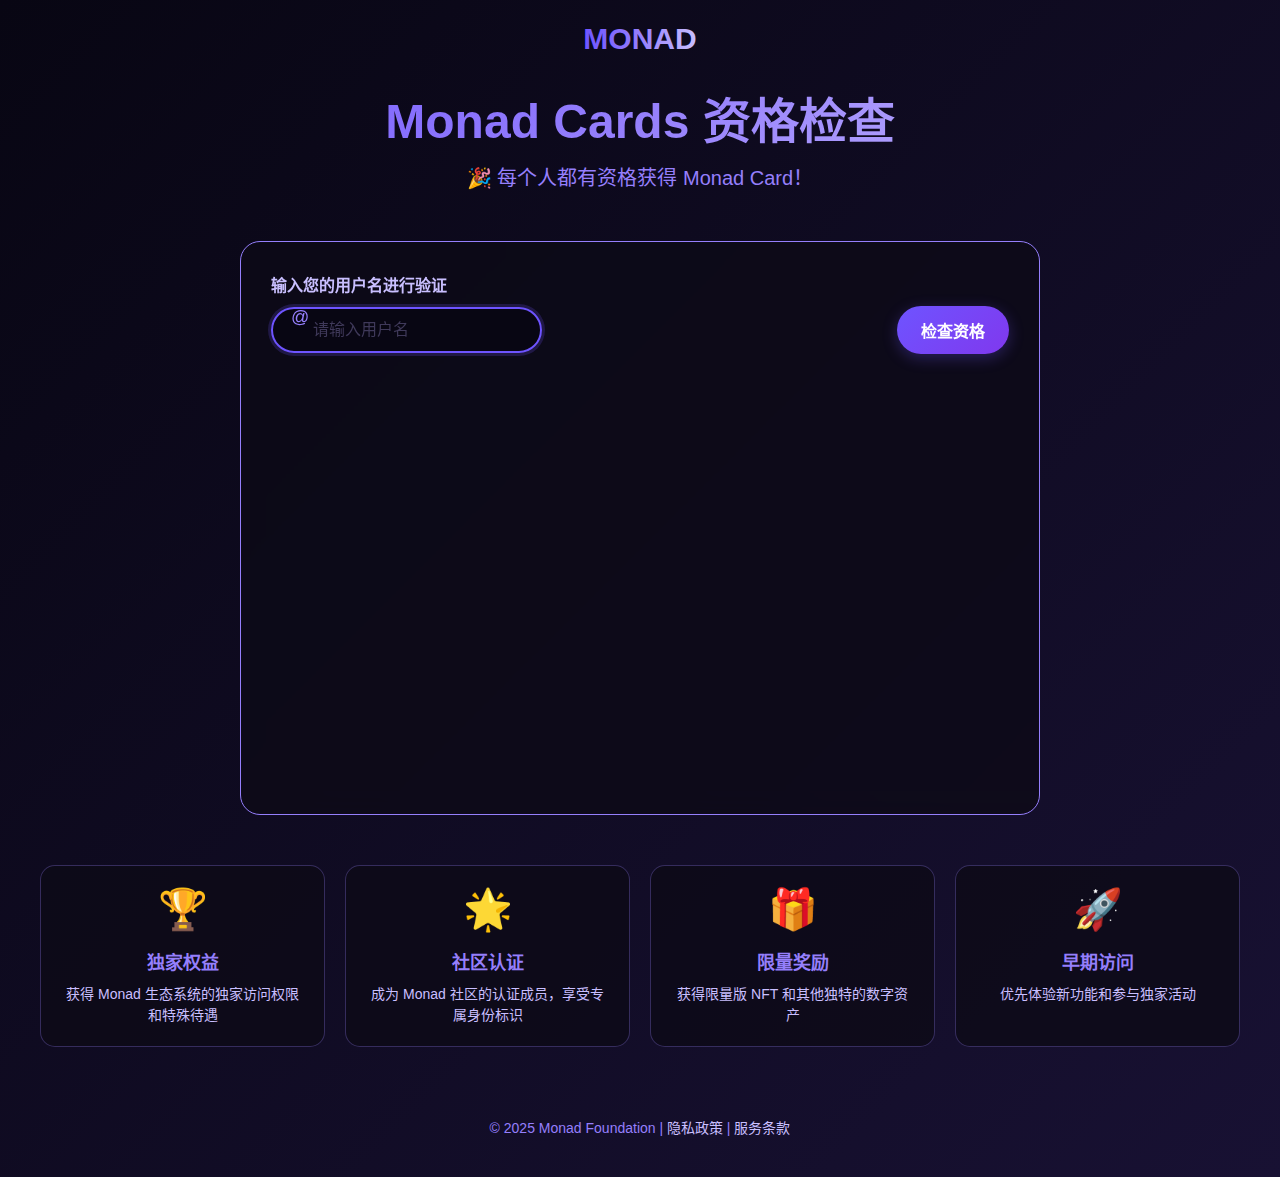
<file: index.html>
<!DOCTYPE html>
<html lang="zh-CN">
<head>
    <meta charset="UTF-8">
    <meta name="viewport" content="width=device-width, initial-scale=1.0">
    <title>Monad Cards - 资格检查</title>
    <link rel="stylesheet" href="qualification-card.css">
    <style>
        * {
            margin: 0;
            padding: 0;
            box-sizing: border-box;
        }
        
        body {
            background: linear-gradient(135deg, #080613 0%, #181133 100%);
            min-height: 100vh;
            font-family: -apple-system, BlinkMacSystemFont, 'Segoe UI', Roboto, 'Helvetica Neue', Arial, sans-serif;
            color: #C9BFFF;
            display: flex;
            flex-direction: column;
            align-items: center;
            padding: 20px;
        }
        
        .container {
            width: 100%;
            max-width: 1200px;
            margin: 0 auto;
        }
        
        .header {
            text-align: center;
            margin-bottom: 50px;
            animation: fade-in-down 0.8s ease-out;
        }
        
        @keyframes fade-in-down {
            0% {
                opacity: 0;
                transform: translateY(-20px);
            }
            100% {
                opacity: 1;
                transform: translateY(0);
            }
        }
        
        .logo {
            width: 150px;
            height: auto;
            margin-bottom: 20px;
        }
        
        h1 {
            font-size: 48px;
            font-weight: 700;
            background: linear-gradient(135deg, #6e54ff 0%, #957FFC 50%, #C9BFFF 100%);
            -webkit-background-clip: text;
            -webkit-text-fill-color: transparent;
            background-clip: text;
            margin-bottom: 10px;
        }
        
        .subtitle {
            font-size: 20px;
            color: #957FFC;
            margin-bottom: 30px;
        }
        
        .input-section {
            background: rgba(13, 10, 23, 0.8);
            border: 1px solid #957FFC;
            border-radius: 20px;
            padding: 30px;
            margin-bottom: 30px;
            backdrop-filter: blur(10px);
            animation: fade-in-up 0.8s ease-out 0.2s both;
        }
        
        @keyframes fade-in-up {
            0% {
                opacity: 0;
                transform: translateY(20px);
            }
            100% {
                opacity: 1;
                transform: translateY(0);
            }
        }
        
        .input-label {
            display: block;
            color: #C9BFFF;
            font-size: 16px;
            margin-bottom: 10px;
            font-weight: 600;
        }
        
        .input-wrapper {
            display: flex;
            gap: 15px;
            align-items: center;
            flex-wrap: wrap;
        }
        
        #twitter-username {
            flex: 1;
            min-width: 250px;
            background: rgba(8, 6, 19, 0.8);
            border: 2px solid #292046;
            border-radius: 25px;
            color: #C9BFFF;
            padding: 12px 20px;
            font-size: 16px;
            transition: all 0.3s ease;
        }
        
        #twitter-username::placeholder {
            color: #3f395a;
        }
        
        #twitter-username:focus {
            outline: none;
            border-color: #6e54ff;
            box-shadow: 0 0 0 3px rgba(110, 84, 255, 0.2);
        }
        
        .at-symbol {
            position: absolute;
            left: 20px;
            color: #957FFC;
            font-size: 18px;
            pointer-events: none;
        }
        
        .features {
            display: grid;
            grid-template-columns: repeat(auto-fit, minmax(250px, 1fr));
            gap: 20px;
            margin-top: 50px;
            animation: fade-in 1s ease-out 0.6s both;
        }
        
        @keyframes fade-in {
            0% {
                opacity: 0;
            }
            100% {
                opacity: 1;
            }
        }
        
        .feature-card {
            background: rgba(13, 10, 23, 0.8);
            border: 1px solid rgba(149, 127, 252, 0.3);
            border-radius: 15px;
            padding: 20px;
            text-align: center;
            transition: all 0.3s ease;
        }
        
        .feature-card:hover {
            transform: translateY(-5px);
            border-color: #957FFC;
            box-shadow: 0 10px 30px rgba(110, 84, 255, 0.2);
        }
        
        .feature-icon {
            font-size: 40px;
            margin-bottom: 15px;
        }
        
        .feature-title {
            color: #957FFC;
            font-size: 18px;
            font-weight: 600;
            margin-bottom: 10px;
        }
        
        .feature-description {
            color: #C9BFFF;
            font-size: 14px;
            line-height: 1.5;
        }
        
        .footer {
            text-align: center;
            margin-top: 50px;
            padding: 20px;
            color: #957FFC;
            font-size: 14px;
        }
        
        .footer a {
            color: #C9BFFF;
            text-decoration: none;
            transition: color 0.3s ease;
        }
        
        .footer a:hover {
            color: #6e54ff;
        }
    </style>
</head>
<body>
    <div class="container">
        <div class="header">
            <svg class="logo" viewBox="0 0 200 50" xmlns="http://www.w3.org/2000/svg">
                <text x="50%" y="50%" text-anchor="middle" dy=".35em" fill="url(#gradient)" font-size="40" font-weight="bold">MONAD</text>
                <defs>
                    <linearGradient id="gradient" x1="0%" y1="0%" x2="100%" y2="0%">
                        <stop offset="0%" style="stop-color:#6e54ff;stop-opacity:1" />
                        <stop offset="50%" style="stop-color:#957FFC;stop-opacity:1" />
                        <stop offset="100%" style="stop-color:#C9BFFF;stop-opacity:1" />
                    </linearGradient>
                </defs>
            </svg>
            <h1>Monad Cards 资格检查</h1>
            <p class="subtitle">🎉 每个人都有资格获得 Monad Card！</p>
        </div>
        
        <div class="input-section check-eligibility-section">
            <label class="input-label" for="twitter-username">输入您的用户名进行验证</label>
            <div class="input-wrapper">
                <div style="position: relative; flex: 1; min-width: 250px;">
                    <span class="at-symbol">@</span>
                    <input 
                        type="text" 
                        id="twitter-username" 
                        placeholder="请输入用户名" 
                        style="padding-left: 40px;"
                    />
                </div>
                <button class="check-button" onclick="checkQualification()">
                    检查资格
                </button>
            </div>
            <div id="result-container" class="result-container"></div>
        </div>
        
        <div class="features">
            <div class="feature-card">
                <div class="feature-icon">🏆</div>
                <div class="feature-title">独家权益</div>
                <div class="feature-description">获得 Monad 生态系统的独家访问权限和特殊待遇</div>
            </div>
            <div class="feature-card">
                <div class="feature-icon">🌟</div>
                <div class="feature-title">社区认证</div>
                <div class="feature-description">成为 Monad 社区的认证成员，享受专属身份标识</div>
            </div>
            <div class="feature-card">
                <div class="feature-icon">🎁</div>
                <div class="feature-title">限量奖励</div>
                <div class="feature-description">获得限量版 NFT 和其他独特的数字资产</div>
            </div>
            <div class="feature-card">
                <div class="feature-icon">🚀</div>
                <div class="feature-title">早期访问</div>
                <div class="feature-description">优先体验新功能和参与独家活动</div>
            </div>
        </div>
        
        <div class="footer">
            <p>© 2025 Monad Foundation | <a href="#">隐私政策</a> | <a href="#">服务条款</a></p>
        </div>
    </div>
    
    <script>
        // 检查资格函数 - 始终返回有资格
        function checkQualification() {
            const inputField = document.getElementById('twitter-username');
            const username = inputField.value.trim() || '尊贵的用户';
            const container = document.getElementById('result-container');
            
            // 清空之前的结果
            container.innerHTML = '';
            
            // 创建资格卡片
            const card = createQualificationCard(username);
            container.appendChild(card);
            
            // 添加显示动画
            setTimeout(() => {
                card.classList.add('show');
            }, 100);
        }
        
        // 创建资格卡片
        function createQualificationCard(username) {
            const card = document.createElement('div');
            card.className = 'qualification-card';
            
            card.innerHTML = `
                <div class="card-header">
                    <div class="card-glow"></div>
                    <div class="card-border"></div>
                    <div class="card-content">
                        <div class="status-badge">
                            <svg class="check-icon" xmlns="http://www.w3.org/2000/svg" width="24" height="24" viewBox="0 0 24 24" fill="none" stroke="currentColor" stroke-width="2" stroke-linecap="round" stroke-linejoin="round">
                                <path d="M20 6 9 17l-5-5"></path>
                            </svg>
                            <span>有资格</span>
                        </div>
                        
                        <div class="user-info">
                            <h3 class="username">@${username}</h3>
                            <p class="congrats-message">🎉 恭喜！您有资格获得 Monad Card</p>
                        </div>
                        
                        <div class="card-details">
                            <div class="detail-item">
                                <span class="detail-label">状态</span>
                                <span class="detail-value qualified">已通过验证 ✓</span>
                            </div>
                            <div class="detail-item">
                                <span class="detail-label">Wave</span>
                                <span class="detail-value">第一波优先</span>
                            </div>
                            <div class="detail-item">
                                <span class="detail-label">权益等级</span>
                                <span class="detail-value">钻石级</span>
                            </div>
                        </div>
                        
                        <div class="action-buttons">
                            <button class="claim-button primary" onclick="alert('🎉 恭喜！您的 Monad Card 正在准备中...')">
                                <svg width="20" height="20" viewBox="0 0 24 24" fill="none" xmlns="http://www.w3.org/2000/svg">
                                    <path d="M12 2L2 7v10c0 5.55 3.84 10.74 9 12 5.16-1.26 9-6.45 9-12V7l-10-5z" stroke="currentColor" stroke-width="2" stroke-linecap="round" stroke-linejoin="round"/>
                                </svg>
                                立即领取
                            </button>
                            <button class="share-button" onclick="alert('分享功能即将推出！')">
                                <svg width="20" height="20" viewBox="0 0 24 24" fill="none" xmlns="http://www.w3.org/2000/svg">
                                    <path d="M18 8a3 3 0 100-6 3 3 0 000 6zM6 15a3 3 0 100-6 3 3 0 000 6zM18 22a3 3 0 100-6 3 3 0 000 6zM8.59 13.51l6.83 3.98M15.41 6.51l-6.82 3.98" stroke="currentColor" stroke-width="2" stroke-linecap="round" stroke-linejoin="round"/>
                                </svg>
                                分享喜讯
                            </button>
                        </div>
                        
                        <div class="card-footer">
                            <p class="footer-text">✨ 您是被选中的特殊成员之一 ✨</p>
                            <div class="sparkles">
                                <span class="sparkle">✦</span>
                                <span class="sparkle">✦</span>
                                <span class="sparkle">✦</span>
                            </div>
                        </div>
                    </div>
                </div>
            `;
            
            return card;
        }
        
        // 绑定回车键事件
        document.getElementById('twitter-username').addEventListener('keypress', function(e) {
            if (e.key === 'Enter') {
                checkQualification();
            }
        });
        
        // 页面加载时的欢迎动画
        window.addEventListener('load', function() {
            const inputField = document.getElementById('twitter-username');
            inputField.focus();
        });
    </script>
</body>
</html>
</file>
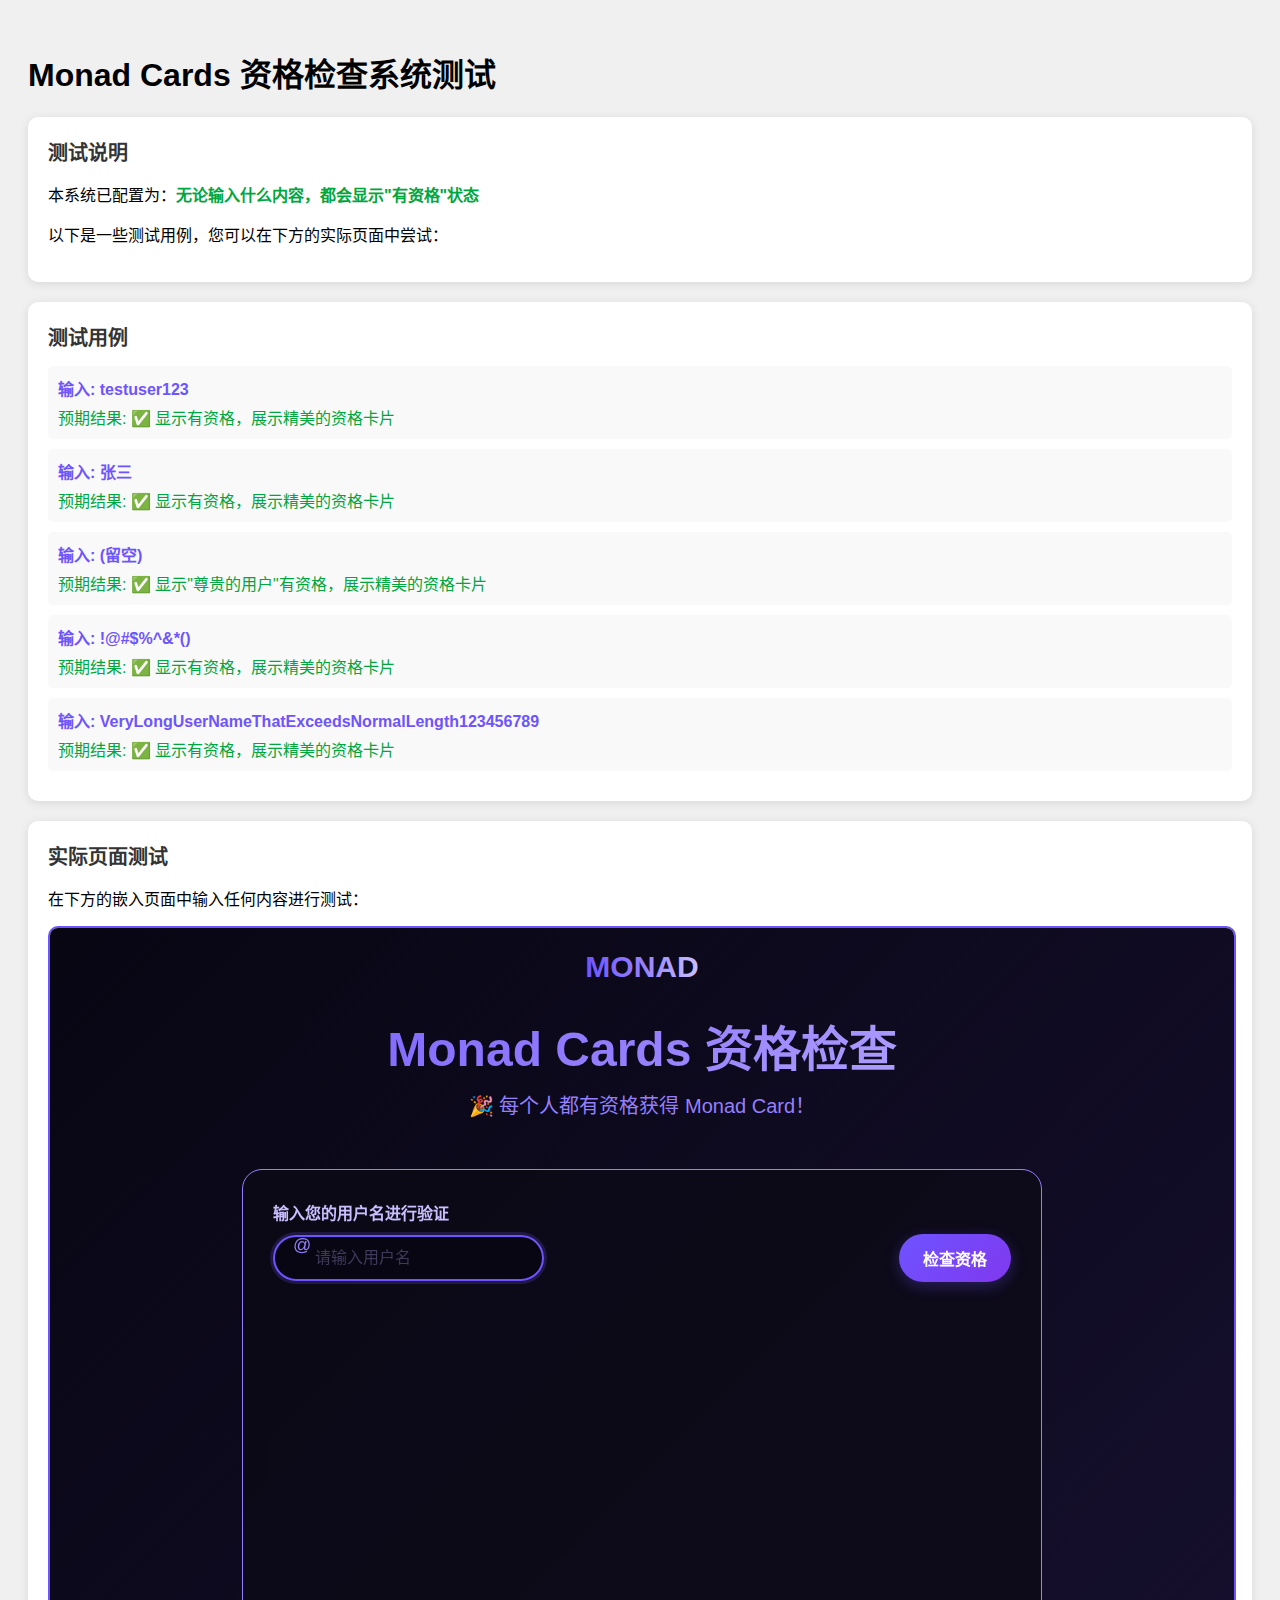
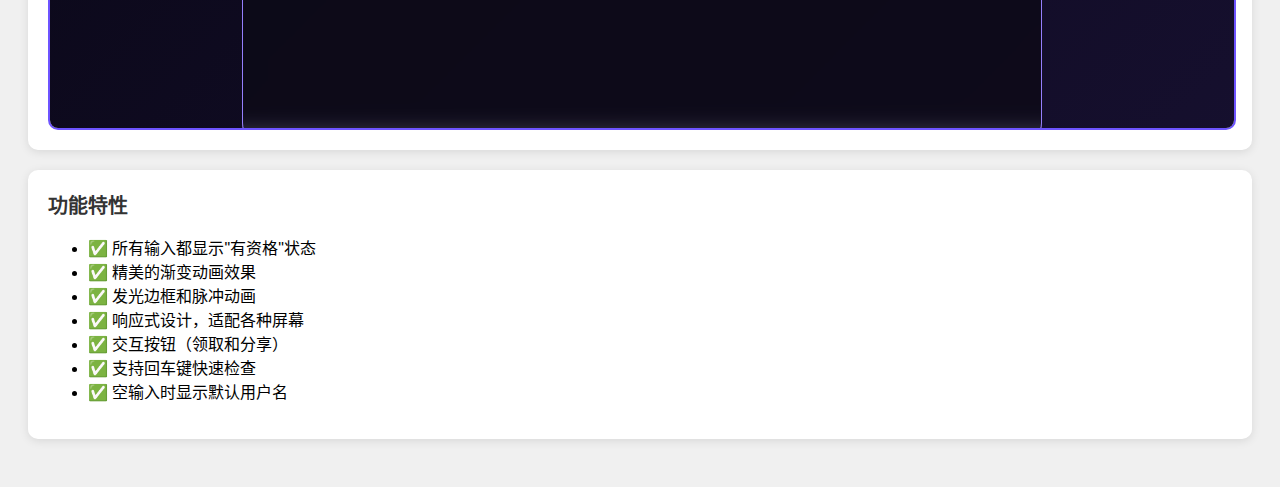
<file: test.html>
<!DOCTYPE html>
<html lang="zh-CN">
<head>
    <meta charset="UTF-8">
    <meta name="viewport" content="width=device-width, initial-scale=1.0">
    <title>测试 - Monad Cards 资格检查</title>
    <style>
        body {
            font-family: Arial, sans-serif;
            padding: 20px;
            background: #f0f0f0;
        }
        .test-section {
            background: white;
            padding: 20px;
            margin: 20px 0;
            border-radius: 10px;
            box-shadow: 0 2px 10px rgba(0,0,0,0.1);
        }
        .test-title {
            font-size: 20px;
            font-weight: bold;
            margin-bottom: 15px;
            color: #333;
        }
        .test-case {
            margin: 10px 0;
            padding: 10px;
            background: #f9f9f9;
            border-radius: 5px;
        }
        .test-input {
            font-weight: bold;
            color: #6e54ff;
        }
        .test-result {
            color: #00A63E;
            margin-top: 5px;
        }
        .iframe-container {
            width: 100%;
            height: 800px;
            border: 2px solid #6e54ff;
            border-radius: 10px;
            overflow: hidden;
        }
        iframe {
            width: 100%;
            height: 100%;
            border: none;
        }
        .success {
            color: #00A63E;
            font-weight: bold;
        }
    </style>
</head>
<body>
    <h1>Monad Cards 资格检查系统测试</h1>
    
    <div class="test-section">
        <div class="test-title">测试说明</div>
        <p>本系统已配置为：<strong class="success">无论输入什么内容，都会显示"有资格"状态</strong></p>
        <p>以下是一些测试用例，您可以在下方的实际页面中尝试：</p>
    </div>
    
    <div class="test-section">
        <div class="test-title">测试用例</div>
        
        <div class="test-case">
            <div class="test-input">输入: testuser123</div>
            <div class="test-result">预期结果: ✅ 显示有资格，展示精美的资格卡片</div>
        </div>
        
        <div class="test-case">
            <div class="test-input">输入: 张三</div>
            <div class="test-result">预期结果: ✅ 显示有资格，展示精美的资格卡片</div>
        </div>
        
        <div class="test-case">
            <div class="test-input">输入: (留空)</div>
            <div class="test-result">预期结果: ✅ 显示"尊贵的用户"有资格，展示精美的资格卡片</div>
        </div>
        
        <div class="test-case">
            <div class="test-input">输入: !@#$%^&*()</div>
            <div class="test-result">预期结果: ✅ 显示有资格，展示精美的资格卡片</div>
        </div>
        
        <div class="test-case">
            <div class="test-input">输入: VeryLongUserNameThatExceedsNormalLength123456789</div>
            <div class="test-result">预期结果: ✅ 显示有资格，展示精美的资格卡片</div>
        </div>
    </div>
    
    <div class="test-section">
        <div class="test-title">实际页面测试</div>
        <p>在下方的嵌入页面中输入任何内容进行测试：</p>
        <div class="iframe-container">
            <iframe src="index.html"></iframe>
        </div>
    </div>
    
    <div class="test-section">
        <div class="test-title">功能特性</div>
        <ul>
            <li>✅ 所有输入都显示"有资格"状态</li>
            <li>✅ 精美的渐变动画效果</li>
            <li>✅ 发光边框和脉冲动画</li>
            <li>✅ 响应式设计，适配各种屏幕</li>
            <li>✅ 交互按钮（领取和分享）</li>
            <li>✅ 支持回车键快速检查</li>
            <li>✅ 空输入时显示默认用户名</li>
        </ul>
    </div>
    
    <script>
        console.log('测试页面加载完成');
        console.log('系统配置：所有输入都会显示有资格状态');
    </script>
</body>
</html>
</file>
<file: qualification-card.css>
/* 资格卡片样式 */
.check-eligibility-section {
    padding: 20px;
    max-width: 800px;
    margin: 0 auto;
}

.check-button {
    background: linear-gradient(135deg, #6e54ff 0%, #8038ee 100%);
    color: white;
    border: none;
    padding: 12px 24px;
    border-radius: 25px;
    font-size: 16px;
    font-weight: 600;
    cursor: pointer;
    margin-left: 10px;
    transition: all 0.3s ease;
    box-shadow: 0 4px 15px rgba(110, 84, 255, 0.3);
}

.check-button:hover {
    transform: translateY(-2px);
    box-shadow: 0 6px 20px rgba(110, 84, 255, 0.4);
    background: linear-gradient(135deg, #7f68ff 0%, #9149ff 100%);
}

.check-button:active {
    transform: translateY(0);
}

.result-container {
    margin-top: 30px;
    min-height: 400px;
    display: flex;
    justify-content: center;
    align-items: center;
}

.qualification-card {
    opacity: 0;
    transform: scale(0.9) translateY(20px);
    transition: all 0.5s cubic-bezier(0.4, 0, 0.2, 1);
    width: 100%;
    max-width: 600px;
}

.qualification-card.show {
    opacity: 1;
    transform: scale(1) translateY(0);
}

.card-header {
    position: relative;
    background: linear-gradient(135deg, #0D0A17 0%, #181133 100%);
    border-radius: 20px;
    overflow: hidden;
    box-shadow: 0 20px 40px rgba(0, 0, 0, 0.3);
}

.card-glow {
    position: absolute;
    top: -50%;
    left: -50%;
    width: 200%;
    height: 200%;
    background: radial-gradient(circle, rgba(128, 56, 238, 0.3) 0%, transparent 70%);
    animation: glow-pulse 3s ease-in-out infinite;
    pointer-events: none;
}

@keyframes glow-pulse {
    0%, 100% {
        opacity: 0.5;
        transform: scale(1);
    }
    50% {
        opacity: 0.8;
        transform: scale(1.1);
    }
}

.card-border {
    position: absolute;
    inset: 0;
    border-radius: 20px;
    padding: 2px;
    background: linear-gradient(135deg, #957FFC, #6e54ff, #8038ee);
    -webkit-mask: linear-gradient(#fff 0 0) content-box, linear-gradient(#fff 0 0);
    -webkit-mask-composite: xor;
    mask-composite: exclude;
    pointer-events: none;
    animation: border-rotate 4s linear infinite;
}

@keyframes border-rotate {
    0% {
        background: linear-gradient(135deg, #957FFC, #6e54ff, #8038ee);
    }
    33% {
        background: linear-gradient(135deg, #8038ee, #957FFC, #6e54ff);
    }
    66% {
        background: linear-gradient(135deg, #6e54ff, #8038ee, #957FFC);
    }
    100% {
        background: linear-gradient(135deg, #957FFC, #6e54ff, #8038ee);
    }
}

.card-content {
    position: relative;
    padding: 30px;
    z-index: 1;
}

.status-badge {
    display: inline-flex;
    align-items: center;
    gap: 8px;
    background: linear-gradient(135deg, #00A63E 0%, #00D94F 100%);
    color: white;
    padding: 8px 16px;
    border-radius: 20px;
    font-weight: 600;
    font-size: 14px;
    margin-bottom: 20px;
    box-shadow: 0 4px 10px rgba(0, 166, 62, 0.3);
    animation: badge-glow 2s ease-in-out infinite;
}

@keyframes badge-glow {
    0%, 100% {
        box-shadow: 0 4px 10px rgba(0, 166, 62, 0.3);
    }
    50% {
        box-shadow: 0 4px 20px rgba(0, 166, 62, 0.5);
    }
}

.check-icon {
    width: 18px;
    height: 18px;
    animation: check-draw 0.5s ease-out forwards;
}

@keyframes check-draw {
    0% {
        stroke-dasharray: 0 100;
    }
    100% {
        stroke-dasharray: 100 0;
    }
}

.user-info {
    margin-bottom: 25px;
}

.username {
    color: #7258FF;
    font-size: 24px;
    font-weight: 700;
    margin: 0 0 10px 0;
    background: linear-gradient(135deg, #7258FF 0%, #957FFC 100%);
    -webkit-background-clip: text;
    -webkit-text-fill-color: transparent;
    background-clip: text;
}

.congrats-message {
    color: #C9BFFF;
    font-size: 18px;
    margin: 0;
    animation: fade-in 0.5s ease-out 0.3s both;
}

@keyframes fade-in {
    0% {
        opacity: 0;
        transform: translateY(10px);
    }
    100% {
        opacity: 1;
        transform: translateY(0);
    }
}

.card-details {
    background: rgba(149, 127, 252, 0.1);
    border: 1px solid rgba(149, 127, 252, 0.3);
    border-radius: 12px;
    padding: 20px;
    margin-bottom: 25px;
    display: grid;
    grid-template-columns: repeat(auto-fit, minmax(150px, 1fr));
    gap: 15px;
    animation: fade-in 0.5s ease-out 0.4s both;
}

.detail-item {
    display: flex;
    flex-direction: column;
    gap: 5px;
}

.detail-label {
    color: #957FFC;
    font-size: 12px;
    font-weight: 600;
    text-transform: uppercase;
    letter-spacing: 1px;
}

.detail-value {
    color: #C9BFFF;
    font-size: 16px;
    font-weight: 600;
}

.detail-value.qualified {
    color: #00D94F;
}

.action-buttons {
    display: flex;
    gap: 15px;
    margin-bottom: 25px;
    animation: fade-in 0.5s ease-out 0.5s both;
}

.claim-button,
.share-button {
    flex: 1;
    padding: 14px 20px;
    border-radius: 12px;
    font-size: 16px;
    font-weight: 600;
    cursor: pointer;
    transition: all 0.3s ease;
    display: flex;
    align-items: center;
    justify-content: center;
    gap: 8px;
    border: none;
}

.claim-button.primary {
    background: linear-gradient(135deg, #6e54ff 0%, #8038ee 100%);
    color: white;
    box-shadow: 0 4px 15px rgba(110, 84, 255, 0.3);
}

.claim-button.primary:hover {
    transform: translateY(-2px);
    box-shadow: 0 6px 20px rgba(110, 84, 255, 0.4);
    background: linear-gradient(135deg, #7f68ff 0%, #9149ff 100%);
}

.share-button {
    background: transparent;
    color: #957FFC;
    border: 2px solid #957FFC;
}

.share-button:hover {
    background: rgba(149, 127, 252, 0.1);
    border-color: #C9BFFF;
    color: #C9BFFF;
    transform: translateY(-2px);
}

.card-footer {
    text-align: center;
    padding-top: 20px;
    border-top: 1px solid rgba(149, 127, 252, 0.2);
    animation: fade-in 0.5s ease-out 0.6s both;
}

.footer-text {
    color: #C9BFFF;
    font-size: 14px;
    margin: 0 0 10px 0;
    font-style: italic;
}

.sparkles {
    display: flex;
    justify-content: center;
    gap: 15px;
}

.sparkle {
    color: #957FFC;
    font-size: 20px;
    animation: sparkle 2s ease-in-out infinite;
}

.sparkle:nth-child(1) {
    animation-delay: 0s;
}

.sparkle:nth-child(2) {
    animation-delay: 0.3s;
}

.sparkle:nth-child(3) {
    animation-delay: 0.6s;
}

@keyframes sparkle {
    0%, 100% {
        opacity: 0.3;
        transform: scale(1) rotate(0deg);
    }
    50% {
        opacity: 1;
        transform: scale(1.2) rotate(180deg);
    }
}

/* 响应式设计 */
@media (max-width: 600px) {
    .card-content {
        padding: 20px;
    }
    
    .username {
        font-size: 20px;
    }
    
    .congrats-message {
        font-size: 16px;
    }
    
    .action-buttons {
        flex-direction: column;
    }
    
    .card-details {
        grid-template-columns: 1fr;
    }
}
</file>
